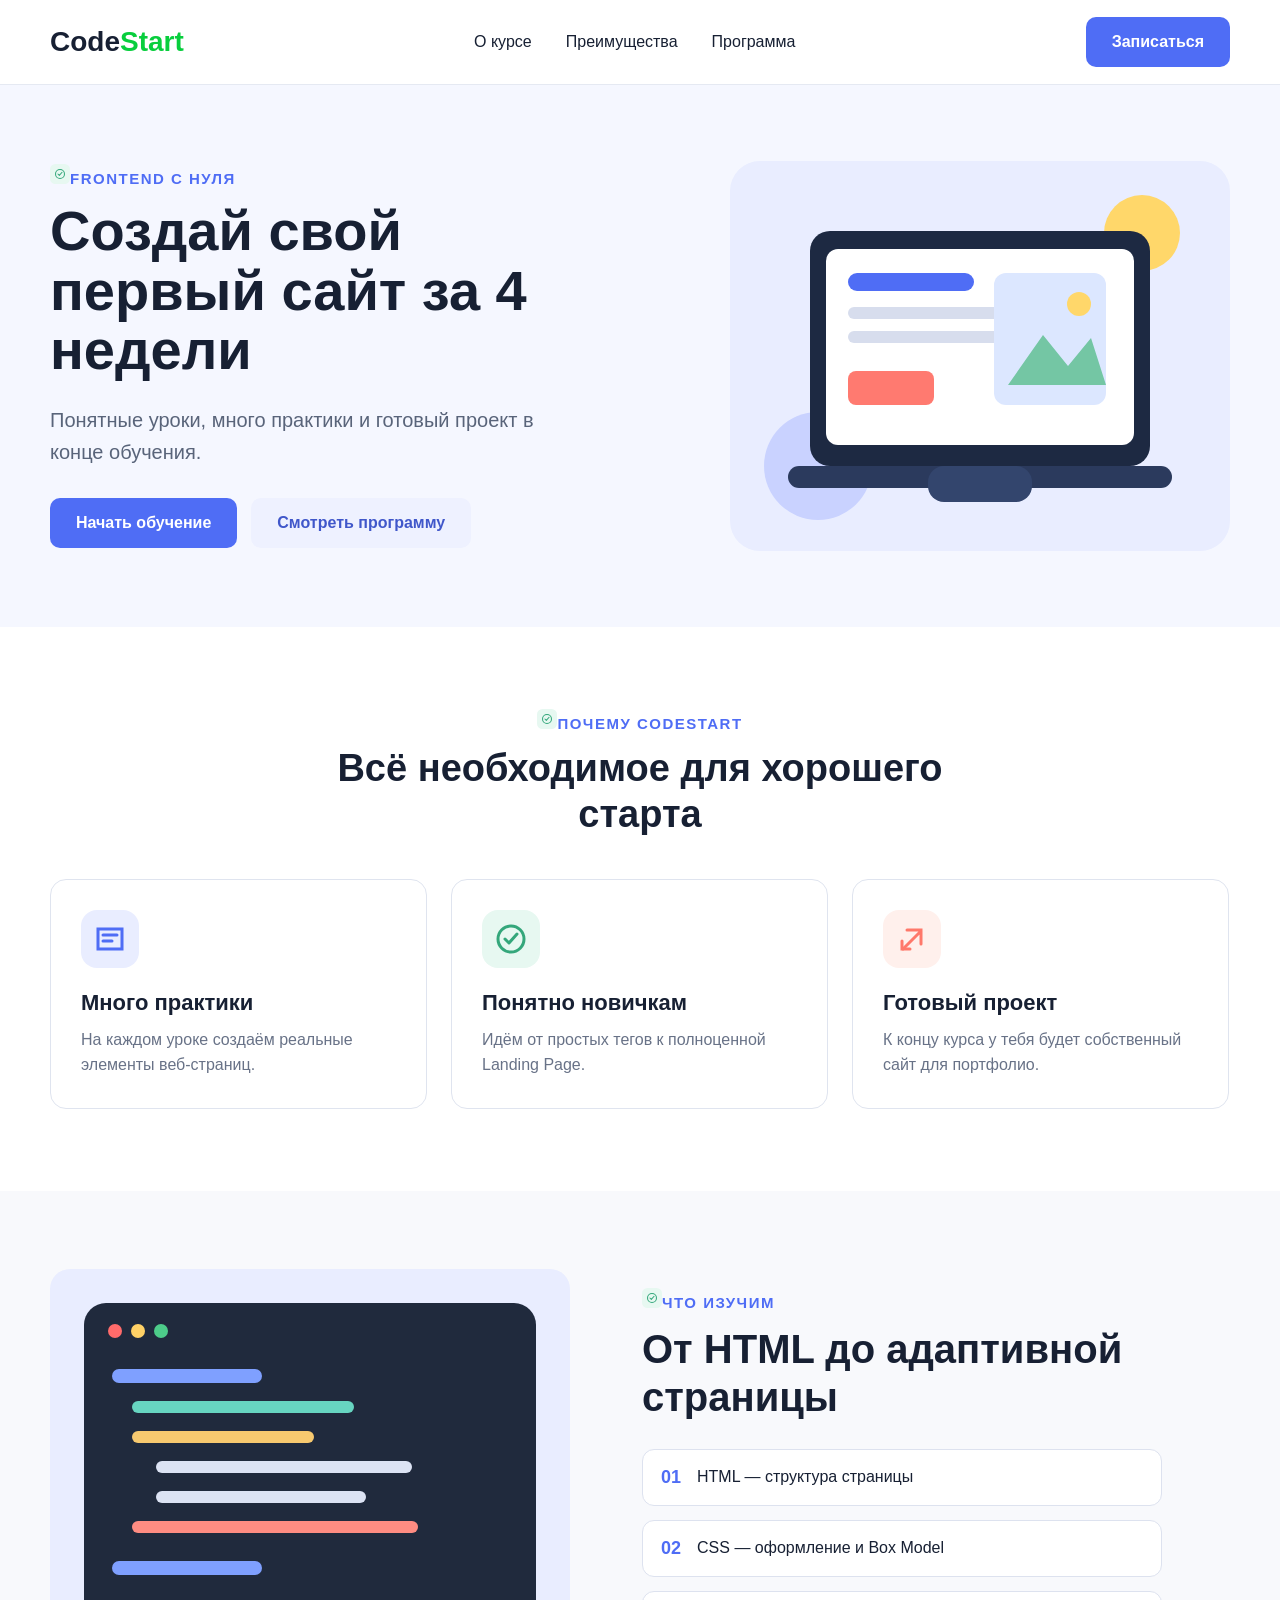
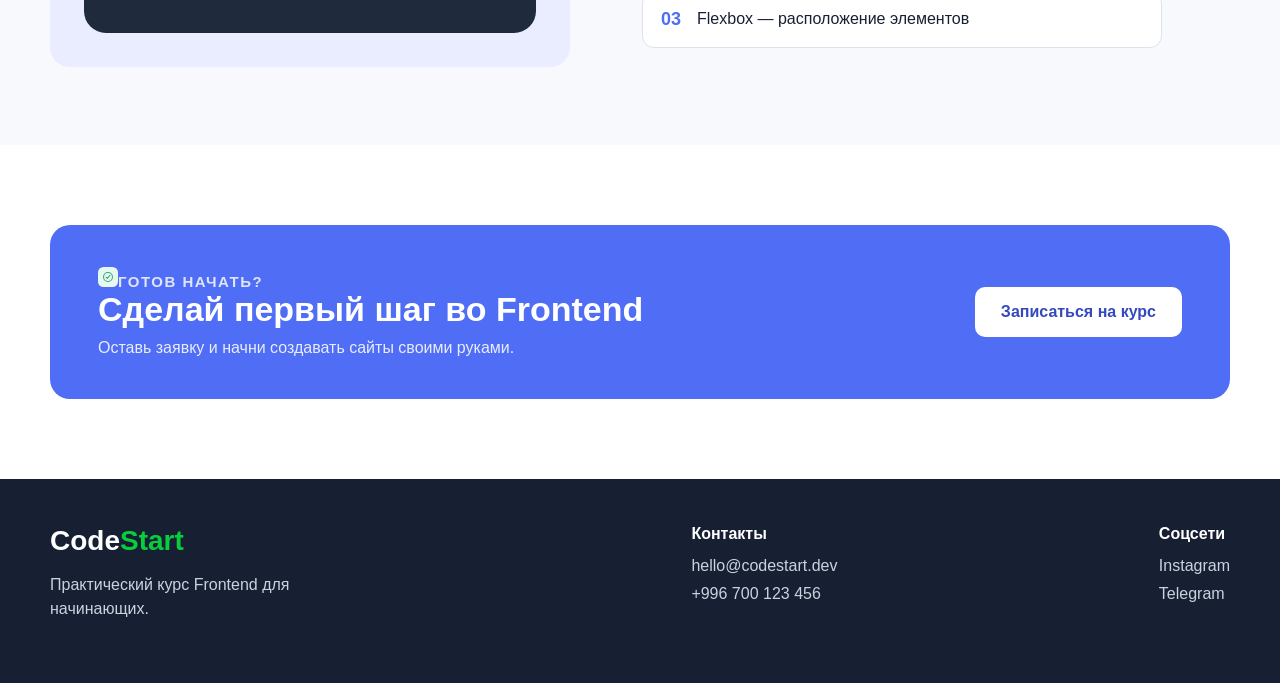
<file: lesson_7/index.html>
<!DOCTYPE html>
<html lang="ru">
<head>
  <meta charset="UTF-8">
  <meta name="viewport" content="width=device-width, initial-scale=1.0">
  <title>CodeStart — курс Frontend</title>
  <link rel="stylesheet" href="css/style.css">
</head>
<body>
  <header class="header">
    <div class="container header__inner">
      <a class="logo" href="#">Code<span>Start</span></a>
      <nav class="nav">
        <a href="#about">О курсе</a>
        <a href="#benefits">Преимущества</a>
        <a href="#program">Программа</a>
      </nav>
      <a class="button button--small" href="#signup">Записаться</a>
    </div>
  </header>

  <main>
    <section class="hero" id="about">
      <div class="container hero__inner">
        <div class="hero__content">
          <p class="eyebrow">Frontend с нуля</p>
          <h1>Создай свой первый сайт за 4 недели</h1>
          <p class="hero__text">Понятные уроки, много практики и готовый проект в конце обучения.</p>
          <div class="hero__actions">
            <a class="button" href="#signup">Начать обучение</a>
            <a class="button button--light" href="#program">Смотреть программу</a>
          </div>
        </div>
        <img class="hero__image" src="assets/hero.svg" alt="Ноутбук с веб-страницей">
      </div>
    </section>

    <section class="benefits" id="benefits">
      <div class="container">
        <p class="eyebrow eyebrow--center">Почему CodeStart</p>
        <h2 class="section-title">Всё необходимое для хорошего старта</h2>
        <div class="benefits__list">
          <article class="card">
            <img src="assets/icon-practice.svg" alt="Иконка практики">
            <h3>Много практики</h3>
            <p>На каждом уроке создаём реальные элементы веб-страниц.</p>
          </article>
          <article class="card">
            <img src="assets/icon-simple.svg" alt="Иконка простого обучения">
            <h3>Понятно новичкам</h3>
            <p>Идём от простых тегов к полноценной Landing Page.</p>
          </article>
          <article class="card">
            <img src="assets/icon-project.svg" alt="Иконка проекта">
            <h3>Готовый проект</h3>
            <p>К концу курса у тебя будет собственный сайт для портфолио.</p>
          </article>
        </div>
      </div>
    </section>

    <section class="program" id="program">
      <div class="container program__inner">
        <div class="program__image-wrap">
          <img class="program__image" src="assets/code.svg" alt="Пример кода на экране">
        </div>
        <div class="program__content">
          <p class="eyebrow">Что изучим</p>
          <h2>От HTML до адаптивной страницы</h2>
          <div class="program__items">
            <div class="program__item"><strong>01</strong><span>HTML — структура страницы</span></div>
            <div class="program__item"><strong>02</strong><span>CSS — оформление и Box Model</span></div>
            <div class="program__item"><strong>03</strong><span>Flexbox — расположение элементов</span></div>
          </div>
        </div>
      </div>
    </section>

    <section class="signup" id="signup">
      <div class="container signup__box">
        <div>
          <p class="eyebrow">Готов начать?</p>
          <h2>Сделай первый шаг во Frontend</h2>
          <p>Оставь заявку и начни создавать сайты своими руками.</p>
        </div>
        <a class="button button--white" href="mailto:hello@codestart.dev">Записаться на курс</a>
      </div>
    </section>
  </main>

  <footer class="footer">
    <div class="container footer__inner">
      <div>
        <a class="logo logo--footer" href="#">Code<span>Start</span></a>
        <p>Практический курс Frontend для начинающих.</p>
      </div>
      <div class="footer__contacts">
        <strong>Контакты</strong>
        <a href="mailto:hello@codestart.dev">hello@codestart.dev</a>
        <a href="tel:+996700123456">+996 700 123 456</a>
      </div>
      <div class="footer__contacts">
        <strong>Соцсети</strong>
        <a href="#">Instagram</a>
        <a href="#">Telegram</a>
      </div>
    </div>
  </footer>
</body>
</html>
</file>
<file: lesson_7/css/style.css>
:root{
--primery-color:  #08ce3d;
}

* {
  box-sizing: border-box;
}
html {
  scroll-behavior: smooth;
}
body {
  margin: 0;
  min-width: 1240px;
  font-family: Arial, Helvetica, sans-serif;
  color: #172033;
  background-color: #ffffff;
}
a {
  color: inherit;
  text-decoration: none;
}
img {
  display: block;
}
.container {
  width: 1180px;
  margin: 0 auto;
}
.header {
  border-bottom: 1px solid #e5e9f2;
  background-color: #ffffff;
}
.header__inner {
  height: 84px;
  display: flex;
  align-items: center;
  justify-content: space-between;
  gap: 36px;
}
.logo {
  font-size: 28px;
  font-weight: 800;
  color: #172033;
}
.logo span {
  color: var(--primery-color) ;
}
.nav {
  display: flex;
  align-items: center;
  gap: 34px;
  font-size: 16px;
}
.button {
  display: inline-block;
  padding: 16px 26px;
  border-radius: 10px;
  background-color: #4f6df5;
  color: #ffffff;
  font-weight: 700;
  text-align: center;
  transition: 0.25s;
}
.button:hover{
  background-color: #6a81e9;
}


.button--light {
  background-color: #eef1ff;
  color: #4057ca;
}
.button--white {
  background-color: #ffffff;
  color: #3349bd;
}
.button:hover{
  background-color: #92c8eb;
}
.button:active{
background-color: #172033;
}
.hero {
  background-color: #f5f7ff;
  padding: 76px 0;
}
.hero__inner {
  display: flex;
  align-items: center;
  justify-content: space-between;
  gap: 70px;
}
.hero__content {
  width: 535px;
}
.eyebrow {
  margin: 0 0 14px;
  color: #4f6df5;
  font-size: 15px;
  font-weight: 800;
  text-transform: uppercase;
  letter-spacing: 1.5px;
}
.eyebrow::before{
  content: "";
  display: inline-block;
  width: 20px;
  height: 20px;
  background-image: url(../assets/icon-simple.svg);
  background-size: contain; 
}
.eyebrow--center {
  text-align: center;
}
h1 {
  margin: 0;
  font-size: 56px;
  line-height: 1.06;
}
.hero__text {
  margin: 24px 0 30px;
  font-size: 20px;
  line-height: 1.6;
  color: #59647a;
}
.hero__actions {
  display: flex;
  gap: 14px;
}
.hero__image {
  width: 500px;
  height: 390px;
}
.benefits {
  padding: 82px 0;
}
.section-title {
  margin: 0 auto 42px;
  max-width: 700px;
  text-align: center;
  font-size: 38px;
  line-height: 1.2;
}
.benefits__list {
  display: flex;
  gap: 24px;
}
.card {
  width: 377px;
  padding: 30px;
  border: 1px solid #dfe4ef;
  border-radius: 16px;
  background-color: #ffffff;
}
.card img {
  width: 58px;
  height: 58px;
  margin-bottom: 22px;
}
.card h3 {
  margin: 0 0 12px;
  font-size: 22px;
}
.card p {
  margin: 0;
  color: #687287;
  line-height: 1.55;
}
.program {
  padding: 78px 0;
  background-color: #f8f9fc;
}
.program__inner {
  display: flex;
  align-items: center;
  gap: 72px;
}
.program__image-wrap {
  width: 520px;
  padding: 34px;
  border-radius: 20px;
  background-color: #e9edff;
}
.program__image {
  width: 452px;
  height: 330px;
}
.program__content {
  width: 520px;
}
.program__content h2 {
  margin: 0 0 28px;
  font-size: 40px;
  line-height: 1.2;
}
.program__items {
  display: flex;
  flex-direction: column;
  gap: 14px;
}
.program__item {
  display: flex;
  align-items: center;
  gap: 16px;
  padding: 17px 18px;
  border: 1px solid #dde2ef;
  border-radius: 12px;
  background-color: #ffffff;
}
.program__item strong {
  color: #4f6df5;
  font-size: 18px;
}
.signup {
  padding: 80px 0;
}
.signup__box {
  display: flex;
  align-items: center;
  justify-content: space-between;
  gap: 60px;
  padding: 42px 48px;
  border-radius: 20px;
  background-color: #4f6df5;
  color: #ffffff;
}
.signup__box .eyebrow {
  color: #dfe5ff;
}
.signup__box h2 {
  margin: 0 0 10px;
  font-size: 34px;
}
.signup__box p {
  margin: 0;
  color: #e9edff;
}
.footer {
  padding: 46px 0;
  background-color: #172033;
  color: #cbd2df;
}
.footer__inner {
  display: flex;
  justify-content: space-between;
  gap: 80px;
}
.logo--footer {
  color: #ffffff;
}
.footer p {
  width: 320px;
  line-height: 1.5;
}
.footer__contacts {
  display: flex;
  flex-direction: column;
  gap: 10px;
}
.footer__contacts strong {
  color: #ffffff;
  margin-bottom: 4px;
}
/* Урок 6: адаптивные стили намеренно отсутствуют. */
</file>
